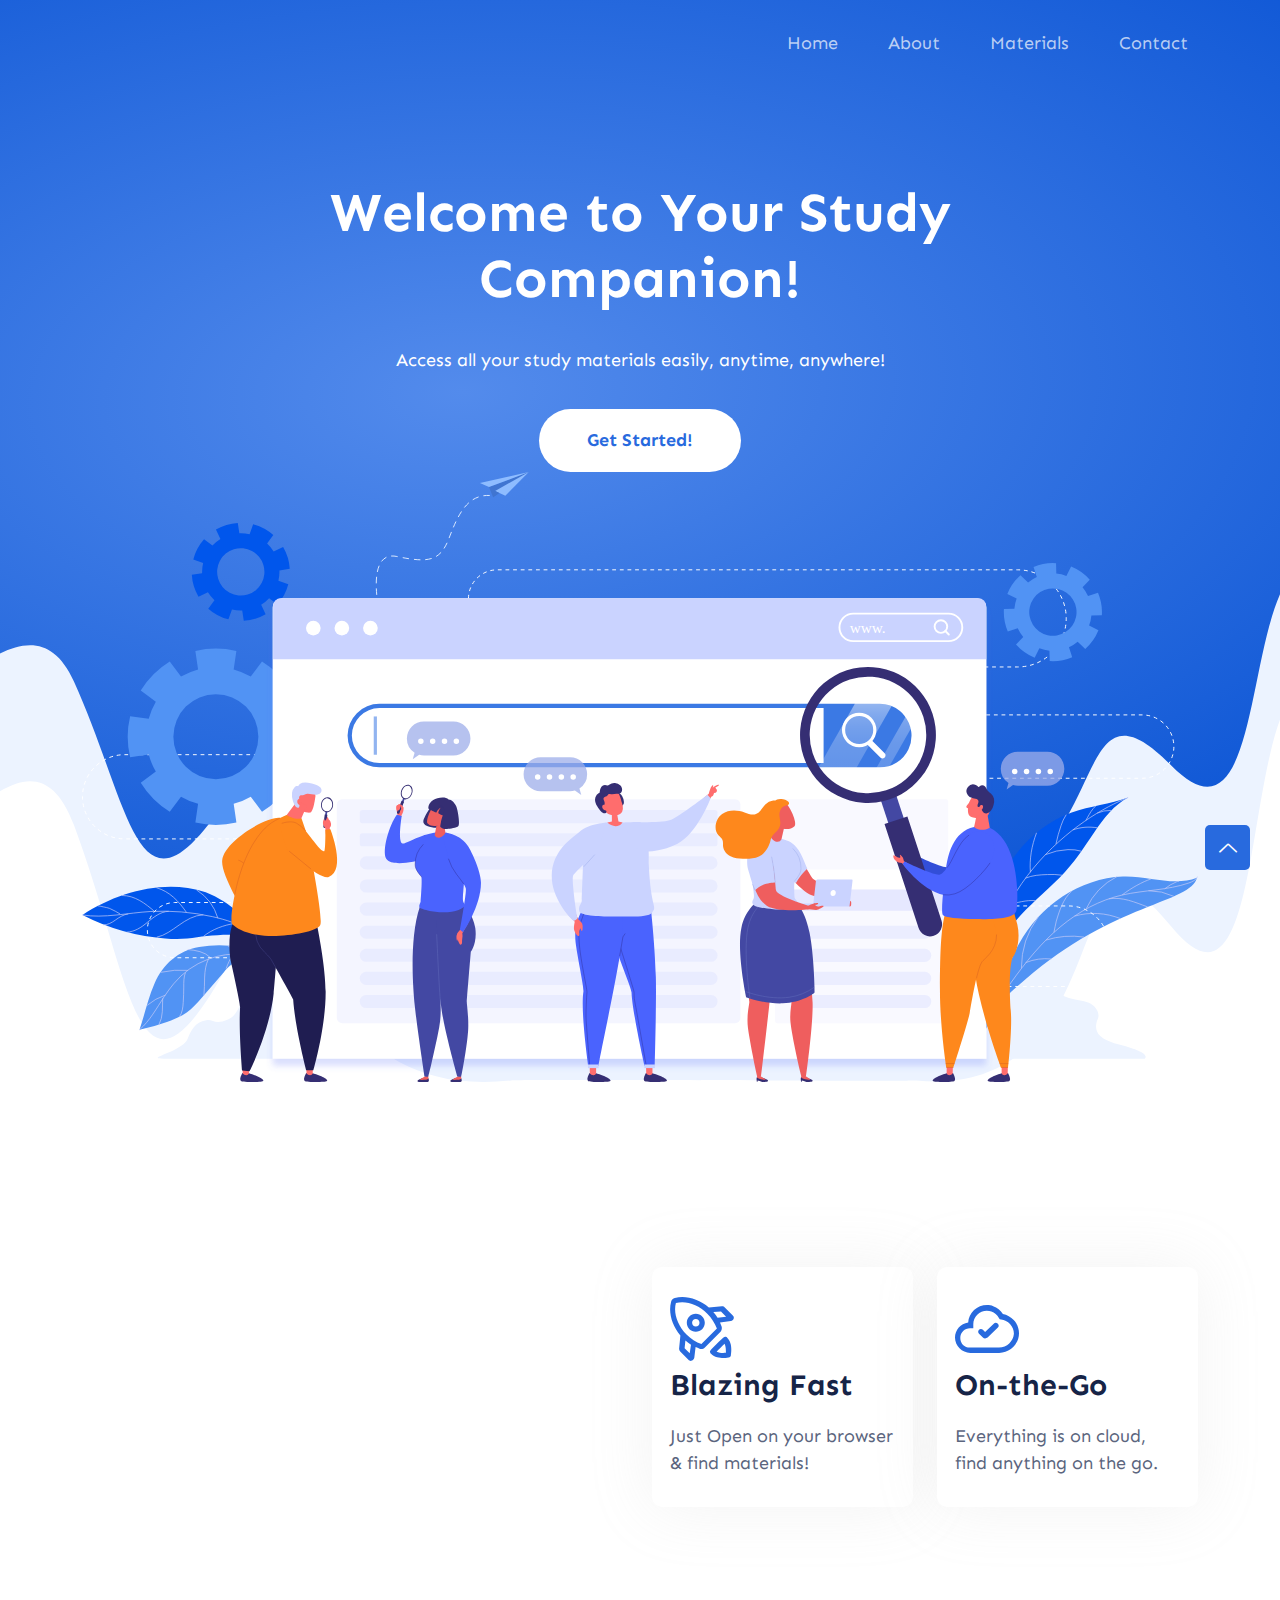
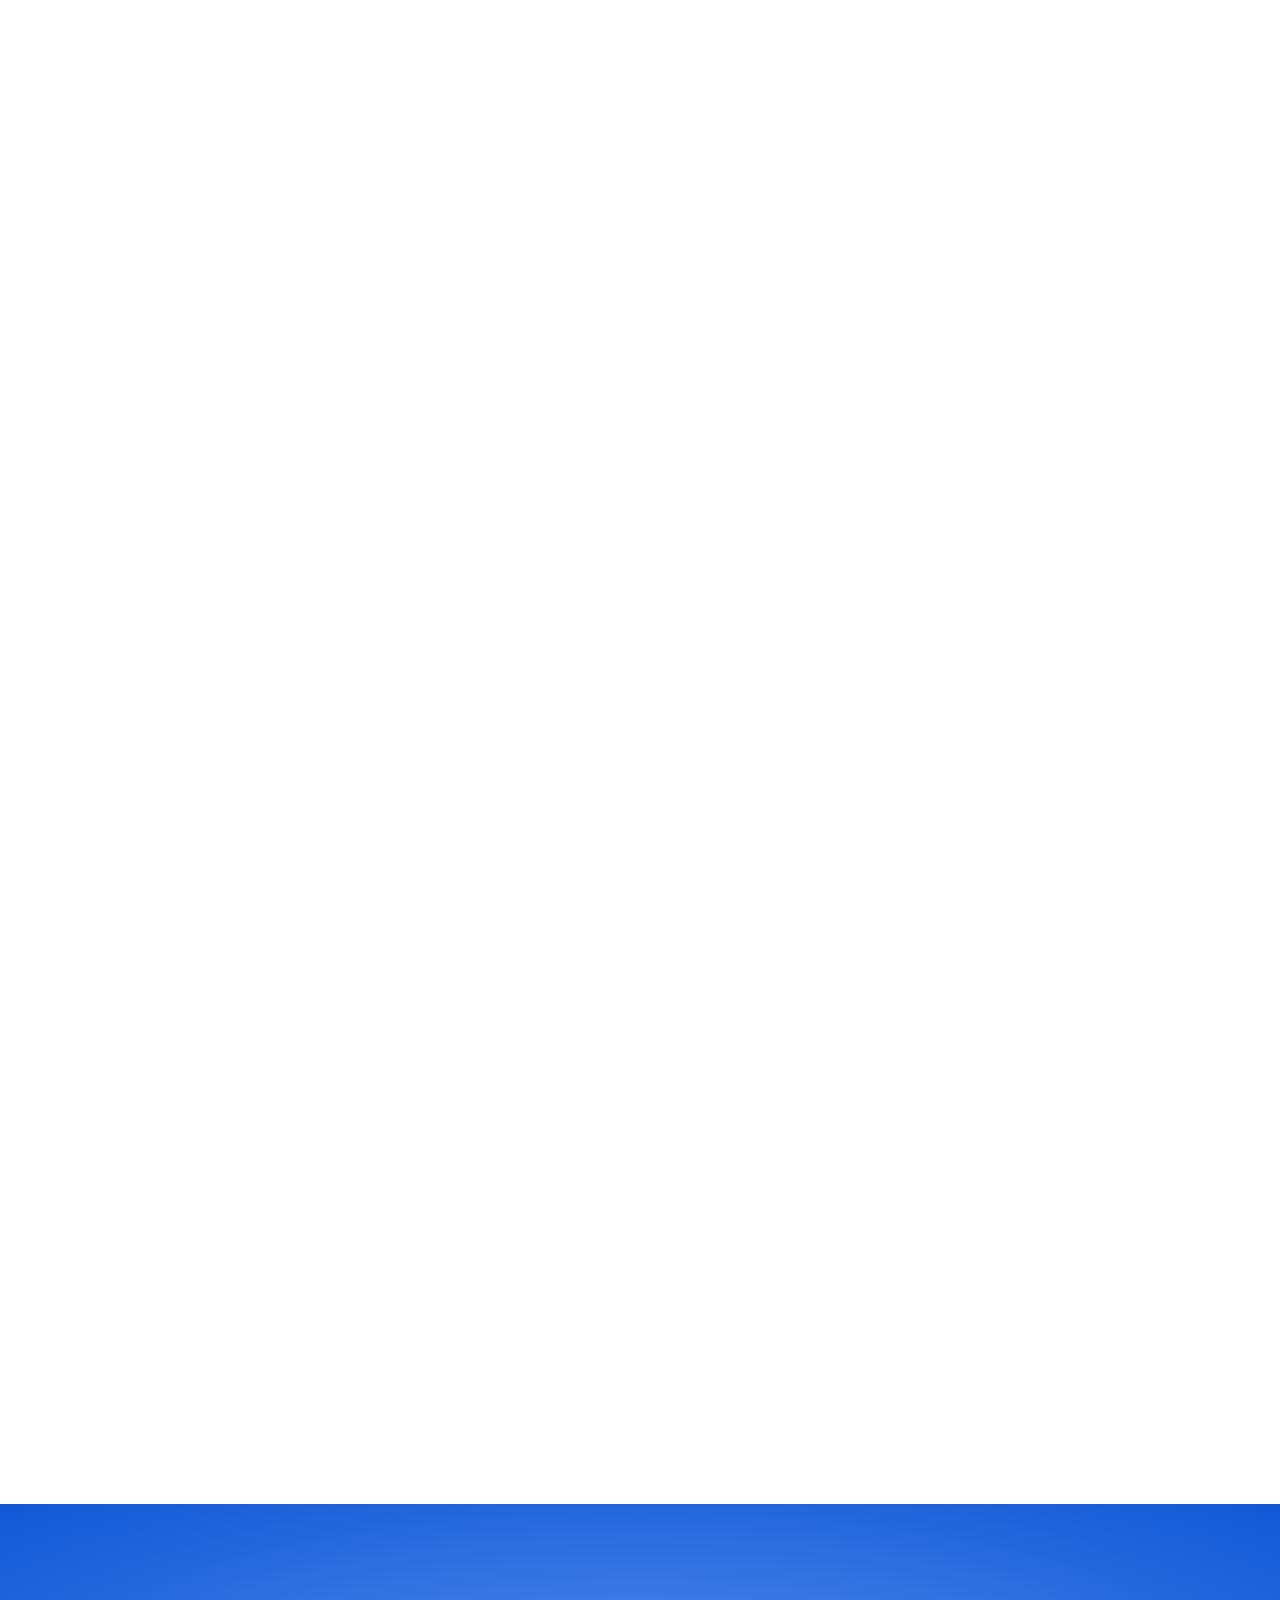
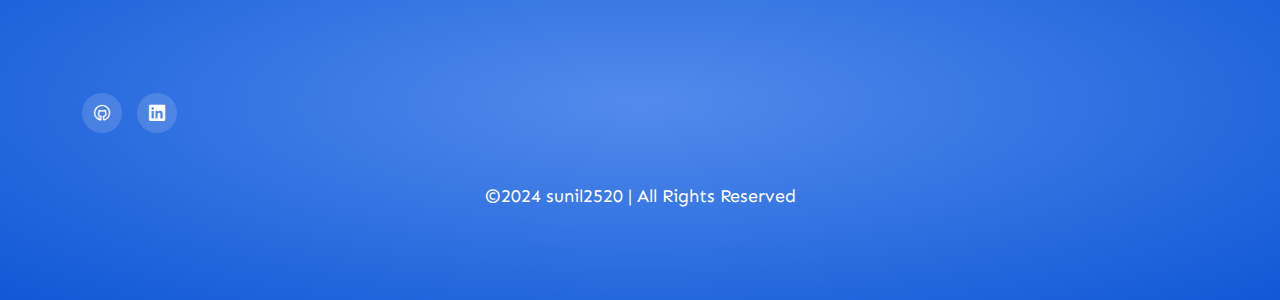
<file: index.html>
<!DOCTYPE html>
<html class="no-js" lang="">

<head>
	<meta charset="utf-8" />
	<meta http-equiv="x-ua-compatible" content="ie=edge" />
	<title>Home | Notes Management System</title>
	<meta name="description" content="" />
	<meta name="viewport" content="width=device-width, initial-scale=1" />
	<link rel="shortcut icon" type="image/x-icon" href="assets/img/fav.png" />
	<link rel="stylesheet" href="assets/css/bootstrap-5.0.0-alpha-2.min.css" />
	<link rel="stylesheet" href="assets/css/LineIcons.2.0.css" />
	<link rel="stylesheet" href="assets/css/animate.css" />
	<link rel="stylesheet" href="assets/css/main.css" />
</head>

<body>
	<div class="preloader">
		<div class="loader">
			<center><img src="assets/img/load.gif"></center>
		</div>
	</div>

	<!-- Popup starts -->
<!-- 	<div class='YT-subscribe' id='YT-btn'>
		<div class='YT-subscribe-close' onclick='document.getElementById("YT-btn").style.display="none"'>
			<svg viewBox='0 0 512 512' xmlns='http://www.w3.org/2000/svg'>
				<path
					d='M278.6 256l68.2-68.2c6.2-6.2 6.2-16.4 0-22.6-6.2-6.2-16.4-6.2-22.6 0L256 233.4l-68.2-68.2c-6.2-6.2-16.4-6.2-22.6 0-3.1 3.1-4.7 7.2-4.7 11.3 0 4.1 1.6 8.2 4.7 11.3l68.2 68.2-68.2 68.2c-3.1 3.1-4.7 7.2-4.7 11.3 0 4.1 1.6 8.2 4.7 11.3 6.2 6.2 16.4 6.2 22.6 0l68.2-68.2 68.2 68.2c6.2 6.2 16.4 6.2 22.6 0 6.2-6.2 6.2-16.4 0-22.6L278.6 256z' />
			</svg>
		</div>
		<div class="modal-dialog modal-dialog-centered">
			<div class="modal-content">
				<div class="modal-header">
					<h3 class="modal-title" style="text-align: center">Hey Geeks!</h3>

				</div>
				<div class="modal-body">


					<a href="https://logwork.com/countdown-1ioj" class="countdown-timer" data-style="columns"
						data-timezone="Asia/Kolkata" data-date="2023-09-21 23:59">Domain Expires in</a>
					<p style=" text-align: justify">CSE23.XYZ has been helping you by organizing materials, videos &
						whatnot, all in one place! The <b>domain</b> for the site is going to expire on
						<b>21/09/2023</b>. Please donate <b>₹2,398.00</b> to keep it running for the next one year.
					</p>
					<center>Collected till now</center>
					<div class="progress">
						<div class="progress-bar" role="progressbar" style="width: 87%;">₹2178</div>
					</div><br>
					<marquee><b>Recent Contributors:</b> Mangadoddi Srikar Vardhan : ₹100 * Alvis Khan : ₹100 * Bhargab
						Baruah : ₹100 * Koorma Amulya : ₹100 * Abu Eleas : ₹100 * Asad Ahmed : ₹20 * Arunaditya Dasgupta
						: ₹60 * Sridarsan Sah : ₹200 * Sumon Kumar Das : ₹20 * MD Arifuzzaman : ₹300 * Nilesh Bahe : ₹10 *
						Akbor Ali : ₹100 * Abinav : ₹100 * Kishore Chakraborty : ₹100 * Pragati Kalwar : ₹50 * 
						Harsh Kumar Agarwala : ₹200 * Eshani Tikadar : ₹289 * Jugya Kamal Gogoi : ₹60 * Sadat Hossain Alphi : ₹50 
					</marquee>
				</div>
				<hr>
				<div style="text-align: center">
					<a
						href="https://docs.google.com/spreadsheets/d/14Yc06_pSpMrODvUKX68yIro9D9VHgEr4sQoSN2SiNMQ/edit?usp=sharing">
						<button type="button" class="btn btn-secondary" data-bs-dismiss="modal">See
							Contributors</button>
					</a>
					<a href="upi://pay?pa=csexyz@sbi&pn=Pro&cu=INR">
						<button type="button" class="btn btn-primary">Contribute Now!</button>
					</a>
					<br>
					<br>
				</div>
			</div>
		</div>
	</div> -->
	<!-- Popup Ends -->

	<header class="header">
		<div class="navbar-area">
			<div class="container">
				<div class="row align-items-center">
					<div class="col-lg-12">
						<nav class="navbar navbar-expand-lg">
							<!-- <a class="navbar-brand" href="index.html">
								<img src="assets/img/logo/logow.png" alt="Logo" width="80%" />
							</a> -->
							<button class="navbar-toggler" type="button" data-toggle="collapse"
								data-target="#navbarSupportedContent" aria-controls="navbarSupportedContent"
								aria-expanded="false" aria-label="Toggle navigation">
								<span class="toggler-icon"></span>
								<span class="toggler-icon"></span>
								<span class="toggler-icon"></span>
							</button>

							<div class="collapse navbar-collapse sub-menu-bar" id="navbarSupportedContent">
								<ul id="nav" class="navbar-nav ml-auto">
									<li class="nav-item">
										<a class="page-scroll" href="#">Home</a>
									</li>
									<li class="nav-item">
										<a class="page-scroll" href="#about">About</a>
									</li>
									<li class="nav-item">
										<a class="page-scroll" href="materials.html">Materials</a>
									</li>
									<!-- <li class="nav-item">
										<a class="page-scroll" href="result.html">Result</a>
									</li> -->
									<li class="nav-item">
										<a class="page-scroll" href="#contact">Contact</a>
									</li>
								</ul>
							</div>
						</nav>
					</div>
				</div>
			</div>
		</div>
	</header>

	<section id="home" class="hero-section">
		<div class="container">
			<div class="row justify-content-center">
				<div class="col-lg-8 col-xl-7">
					<div class="hero-content">
						<h1 class="wow fadeInUp" data-wow-delay=".2s">Welcome to Your Study Companion!</h1>
						<p class="wow fadeInUp" data-wow-delay=".4s">
							Access all your study materials easily, anytime, anywhere!
						</p>
						<a href="materials.html" rel="nofollow" class="main-btn btn-hover wow fadeInUp"
							data-wow-delay=".6s">Get Started!</a>
					</div>
				</div>
				<div class="col-lg-12">
					<div class="hero-img wow fadeInUp" data-wow-delay=".3s">
						<img src="assets/img/hero/hero-img.svg" alt="">
					</div>
				</div>
			</div>
		</div>
	</section>

	<section id="about" class="service-section pt-150">
		<div class="container">
			<div class="row align-items-center">
				<div class="col-xl-6 col-lg-9">
					<div class="service-content">
						<div class="section-title">
							<h1 class="mb-30 wow fadeInUp" data-wow-delay=".2s">Why Hindi Notes Hub?</h1>
							<p class="mb-40 wow fadeInUp" data-wow-delay=".4s">Hindi Notes Hub provides essential study materials and 
								resources for Hindi medium students below Class 10. The platform offers notes, previous exam papers, 
								assignments, and much more. It is a valuable tool for young learners striving to excel in their studies 
								with simplicity and ease.</p>
						</div>
					</div>
				</div>

				<div class="col-lg-12 col-xl-6">
					<div class="row">
						<div class="col-xl-6 col-md-6">
							<div class="single-service">
								<div class="icon">
									<svg width="64" height="64" viewBox="0 0 64 64" fill="none"
										xmlns="http://www.w3.org/2000/svg">
										<g id="rocket 1">
											<g id="Group">
												<path id="Vector"
													d="M62.7999 18.5L54.2999 9.99997L54 9.79997C53.5 9.29997 52.7 9.29997 51.9 9.29997L38.9 10.4C28.5 1.79997 15.4999 -1.90003 4.79995 0.999972C2.99995 1.29997 1.69995 2.79997 1.09995 4.69997C-1.80005 15.3 1.89995 28.4 10.3999 38.5L9.09995 51.8C9.09995 52.8 9.49995 53.8 10.1999 54.5L18.4 62.8C18.9 63.3 19.9999 63.9 20.7999 63.9C21.0999 63.9 21.3 63.9 21.9 63.6C22.9 62.9 23.9999 62.3 24.2999 60.7L25.6 50.1C26.9 50.6 28.3 51.3 29.6 51.7C30.3 51.9 30.7 52 31.2 52C32.5 52 33.9 51.5 34.9 50.4L50.2999 35C51.5999 33.7 52.1999 31.3 51.5999 29.4C51.0999 28.1 50.5 26.7 50 25.4L60.9 24.1C62.2 23.8 62.9999 23 63.5999 21.7C64.0999 20.7 63.8999 19.6 62.7999 18.5ZM19.7 56.3L14.5999 51.2L15.3999 43.5C17.2999 45.1 19.1 46.4 21 47.8L19.7 56.3ZM31.4 47C26.0999 45.1 20.8 41.7 16.5 37.4C7.49995 28.4 3.19995 15.9 5.89995 5.99997C16 3.39997 28.1999 7.39997 37.2999 16.7C41.5999 21 44.7 26 46.9 31.6L31.4 47ZM47.5999 20.7C46.2999 18.8 44.8999 17 43.2999 15.1L51 14.6L56.0999 19.7L47.5999 20.7Z"
													fill="#286ADE" />
												<path id="Vector_2"
													d="M56.4 40.1C55.6 39.6 54.3 39.8 53.5 40.4C52.4 41.2 47.4 46.2 46.6 47C39.7 53.9 39.7 53.9 40.2 55.5C40.3 56 40.5 56.3 41 56.8C44.5 60.3 49.5 61.1 53.5 61.1C56.4 61.1 58.6 60.6 58.8 60.6C59.9 60.3 60.7 59.5 60.9 58.5C60.9 58 63.3 46.5 57.2 40.7C56.7 40.3 56.7 40.3 56.4 40.1ZM55.9 55.8C53.2 56.1 49.5 56.1 46.6 54.7C48.7 52.3 52.4 48.9 54.6 46.7C55.9 49.4 55.9 53.1 55.9 55.8Z"
													fill="#286ADE" />
												<path id="Vector_3"
													d="M25.7999 16.7C20.6999 16.7 16.7999 20.7 16.7999 25.7C16.7999 30.7 20.7999 34.7 25.7999 34.7C30.7999 34.7 34.7999 30.7 34.7999 25.7C34.7999 20.7 30.8999 16.7 25.7999 16.7ZM25.7999 29.4C23.6999 29.4 22.0999 27.8 22.0999 25.7C22.0999 23.6 23.6999 22 25.7999 22C27.8999 22 29.4999 23.6 29.4999 25.7C29.5999 27.8 27.9999 29.4 25.7999 29.4Z"
													fill="#286ADE" />
											</g>
										</g>
									</svg>
								</div>
								<div class="content">
									<h3>Blazing Fast</h3>
									<p>Just Open on your browser & find materials!</p>
								</div>
							</div>
						</div>
						<div class="col-xl-6 col-md-6">
							<div class="single-service">
								<div class="icon">
									<svg width="64" height="64" viewBox="0 0 64 64" fill="none"
										xmlns="http://www.w3.org/2000/svg">
										<path
											d="M39 26.4L30.1 35L27.9 32.8C26.8 31.7 25.1 31.7 24 32.8C22.9 33.9 22.9 35.6 24 36.7L27.9 40.6C28.5 41.2 29.3 41.4 30.1 41.4C30.9 41.4 31.8 41.1 32.6 40.6L42.9 30.6C44 29.5 44 27.8 42.9 26.7C41.7 25.6 40.1 25.3 39 26.4Z"
											fill="#286ADE" />
										<path
											d="M58.7 23.1C55.9 20 52 17.8 47.9 17C45.7 13.4 42.1 10.6 38.2 9.20001C36.3 8.40001 34.3 8.10001 32.1 8.10001C22.1 8.10001 13.7 15.9 13.2 25.6C5.6 26.7 0 33.1 0 40.6C0 49 7 55.9 15.3 55.9H44.2C55.1 55.9 64 47 64 36.2C64 31.4 62.1 26.7 58.7 23.1ZM44 50.6H15C9.4 50.6 5.3 46.4 5.3 40.9C5.3 35.4 9.8 31.2 15 31.2H18.3V27.3C18.3 19.8 24.4 13.7 31.9 13.7C33.6 13.7 35 14 36.4 14.5C39.5 15.6 42.2 17.8 43.9 20.9L44.7 22.3L46.1 22.6C49.4 22.9 52.8 24.5 55 27.1C57.5 29.9 58.9 33.2 58.9 36.8C58.4 44.2 52 50.6 44 50.6Z"
											fill="#286ADE" />
									</svg>
								</div>
								<div class="content">
									<h3>On-the-Go</h3>
									<p>Everything is on cloud, find anything on the go.</p>
								</div>
							</div>
						</div>
					</div>
				</div>
			</div>

		</div>
	</section>

	<section class="about-section pt-150">
		<div class="container">
			<div class="row">
				<div class="col-lg-6">
					<div class="about-img wow fadeInUp" data-wow-delay=".3s">
						<img src="assets/img/about/about-img.svg" alt="">
					</div>
				</div>
				<div class="col-lg-6">
					<div class="about-content">
						<div class="section-title">
							<h1 class="wow fadeInUp" data-wow-delay=".2s">Perks of using Hindi Notes Hub</h1>
							<p class="wow fadeInUp" data-wow-delay=".4s">Hindi Notes Hub takes the stress out of organizing study 
								materials by providing all the resources you need in one place. Designed for Hindi medium students 
								below Class 10, it offers access to up-to-date and relevant notes for all subjects. With practice tests 
								and their solutions, you can confidently prepare for your exams. Additionally, the platform includes 
								assignments and lab questions, making it a comprehensive solution for all your academic needs. 
								Simplify your studies and focus on excelling in your exams with ease!</p>
						</div>
						<!-- <div style="background-color: blueviolet; border-radius: 10px; padding: 10px 8px;">
							<table class="table table-borderless">
								<tbody align="center">
									<tr>
										<td>
											<div class="single-counter">
												<h3 id="secondo1" style="color:white" class="countup" cup-end="274"
													cup-append="K+">274K</h3>
												<h5 style="color:white">Page Views</h5>
											</div>
										</td>
										<td>
											<div class="single-counter position-relative">
												<h3 id="secondo2" style="color:white" class="countup" cup-end="26"
													cup-append="K+">26</h3>
												<h5 style="color:white">Happy Users</h5>
											</div>
										</td>
										<td>
											<div class="single-counter">
												<h3 id="secondo3" style="color:white" class="countup" cup-end="33"
													cup-append="+">42+ </h3>
												<h5 style="color:white">Donors</h5>
											</div>
											</ td>
									</tr>
								</tbody>
							</table>
						</div> -->
					</div>
				</div>
			</div>
		</div>
	</section>

	<!-- <section id="support" class="testimonial-section img-bg mt-130 pt-60 pb-60">
		<div class="container">
			<div class="row justify-content-center">
				<div class="col-lg-12">
					<div class="hero-content">
						<h1 class="wow fadeInUp" data-wow-delay=".2s">Support Now!</h1><br>
						<p class="wow fadeInUp" data-wow-delay=".4s">
							The website cse23.xyz has been helping you by organizing materials, videos & whatnot, all in
							one place!<br>
							Contribute to keep it running.
						</p></br>
						<a href="upi://pay?pa=csexyz@sbi&pn=Pro&cu=INR" rel="nofollow" class="main-btn btn-hover wow fadeInUp"
							data-wow-delay=".6s">Contribute</a>
					</div>
				</div>
			</div>
		</div>
	</section> -->

	<section id="contact" class="contact-section pt-130">
		<div class="container">
			<div class="row justify-content-center">
				<div class="col-lg-6 col-xl-5">
					<div class="section-title text-center mb-60">
						<h1 class="mb-25 wow fadeInUp" data-wow-delay=".2s">Get In Touch</h1>
						<p class="wow fadeInUp" data-wow-delay=".4s">If you have any complaints or have any questions,
							feel free to drop a mail.</p>
					</div>
				</div>
			</div>

			<div class="row">
				<div class="col-lg-7">
					<div class="contact-wrapper wow fadeInUp" data-wow-delay=".2s">
						<form action="mailto:sunielgupta2@gmail.com" method="POST" id="contact-form" class="contact-form">
							<div class="row">
								<div class="col-md-12">
									<div class="single-form">
										<textarea name="message" id="message" class="form-input" rows="15"
											placeholder="Message"></textarea>
									</div>
								</div>
								<div class="col-md-12">
									<div class="submit-btn">
										<button class="main-btn btn-hover" type="submit" value="send">Send
											Email</button>
									</div>
								</div>
							</div>
						</form>
					</div>
				</div>

				<div class="col-lg-5">
					<div class="contact-img wow fadeInUp" data-wow-delay=".3s">
						<img src="assets/img/contact/contact-img.svg" alt="">
					</div>
				</div>
			</div>
		</div>
	</section>

	<footer class="footer mt-150 pt-90">
		<div class="container">
			<div class="subscribe-wrapper">
				<div class="row justify-content-center">
					<div class="col-xl-6 col-lg-9">
						<div class="section-title text-center mb-45">
							<h1 class="mb-25 text-white wow fadeInUp" data-wow-delay=".2s">Thanks for Visiting!</h1>
							<div class="container" style="background-color: #fff; border-radius: 20px; width:200px">
								<div style="text-align:center;">
									<script type="text/javascript"
										src="https://services.webestools.com/cpt_pages_views/76514-1-7.js"></script>
								</div>
							</div>
						</div>
					</div>
				</div>
				<div class="widget-wrapper">
					<div class="row">
						<div class="col-lg-3 col-sm-6">
							<div class="footer-widget">
								<ul class="socials">
									<li>
										<a href="https://github.com/suniel2520" target="_blank"> <i
												class="lni lni-github"></i> </a>
									</li>
									<!-- <li>
										<a href="https://scholar.google.co.in/citations?user=zjaqexkAAAAJ&hl=en"
											target="_blank"> <i class="lni lni-graduation"></i></a>
									</li> -->
									<!-- <li>
										<a href="https://proadhikary.github.io" target="_blank">
											<i class="lni lni-globe"></i> </a>
									</li> -->
									<li>
										<a href="https://www.linkedin.com/in/sunil-kumar-gupta-358210213/" target="_blank"> <i
												class="lni lni-linkedin-original"></i> </a>
									</li>
								</ul>
							</div>
						</div>
						<!-- <div class="col-lg-3 col-sm-6">
							<div class="footer-widget">
								<h3 class="text-white">Explore</h3>
								<ul class="links">
									<li>
										<a href="index.html">Home </a>
									</li>
									<li>
										<a href="materials.html">Materials</a>
									</li>
									<li>
										<a href="result.html">Result</a>
									</li>
								</ul>
							</div>
						</div> -->
						<!-- <div class="col-lg-3 col-sm-6">
							<div class="footer-widget">
								<h3 class="text-white">Contribute</h3>
								<ul class="links">
									<li>
										<a
											href="https://docs.google.com/forms/d/1wReuCY1dDhbTfSggwzhZMGGoMiJDylpJW5xcLc-Ig6k/edit?usp=sharing">Feedback</a>
									</li>
									<li>
										<a
											href="https://docs.google.com/forms/d/e/1FAIpQLScl3dZosj_w0a9PayGo06GBfR6yFqwGt0GauK98ozuTCrOV4g/viewform?usp=sf_link">Upload</a>
									</li>
									<li>
										<a href="index.html#support">Support </a>
									</li>
								</ul>
							</div>
						</div> -->
						<!-- <div class="col-lg-3 col-sm-6">
							<div class="footer-widget">
								<h3 class="text-white">Links</h3>
								<ul class="links">
									<li>
										<a
											href="https://www.youtube.com/playlist?list=PL66nEBpAOIAJsILrbGIq6Dwz2h70WZ-FD">Campus</a>
									</li>
									<li>
										<a href="index.html#contact">Contact </a>
									</li>
									<li>
										<a href="https://github.com/human71/cse-materials">Others</a>
									</li>
								</ul>
							</div>
						</div> -->
						<p class="text-center pb-30" style="color: #fff">&copy;2024 sunil2520 | All Rights Reserved</p>

					</div>
				</div>
			</div>
	</footer>
	<a href="#" class="scroll-top btn-hover">
		<i class="lni lni-chevron-up"></i>
	</a>
	<script src="assets/js/bootstrap.5.0.0.alpha-2-min.js"></script>
	<script src="https://cdn.logwork.com/widget/countdown.js"></script>
	<script src="assets/js/count-up.min.js"></script>
	<script src="assets/js/wow.min.js"></script>
	<script src="assets/js/main.js"></script>
	<script async src="https://www.googletagmanager.com/gtag/js?id=G-P3GX2F6BSY"></script>
	<script>
		window.dataLayer = window.dataLayer || [];
		function gtag() { dataLayer.push(arguments); }
		gtag('js', new Date());

		gtag('config', 'G-P3GX2F6BSY');
	</script>

</body>

</html>
</file>
<file: assets/css/main.css>
/*===========================
    01.COMMON css 
===========================*/
@import url("https://fonts.googleapis.com/css2?family=Sen:wght@400;700;800&display=swap");

html {
  scroll-behavior: smooth;
}

body {
  font-family: "Sen", sans-serif;
  font-weight: normal;
  font-style: normal;
  color: #5B657E;
  overflow-x: hidden;
}


* {
  margin: 0;
  padding: 0;
  box-sizing: border-box;
}

a:focus,
input:focus,
textarea:focus,
button:focus,
.btn:focus,
.btn.focus,
.btn:not(:disabled):not(.disabled).active,
.btn:not(:disabled):not(.disabled):active {
  text-decoration: none;
  outline: none;
  box-shadow: none;
}

a:hover {
  color: #286ADE;
}

a {
  transition: all 0.3s ease-out 0s;
}

a,
a:focus,
a:hover {
  text-decoration: none;
}

i,
span,
a {
  display: inline-block;
}

audio,
canvas,
iframe,
img,
svg,
video {
  vertical-align: middle;
}

h1,
h2,
h3,
h4,
h5,
h6 {
  font-weight: 700;
  margin: 0px;
  color: #162447;
}

h1 a,
h2 a,
h3 a,
h4 a,
h5 a,
h6 a {
  color: inherit;
}

h1 {
  font-size: 45px;
}

@media (max-width: 767px) {
  h1 {
    font-size: 36px;
  }
}

@media only screen and (min-width: 480px) and (max-width: 767px) {
  h1 {
    font-size: 40px;
  }
}

h2 {
  font-size: 36px;
}

h3 {
  font-size: 30px;
}

h4 {
  font-size: 25px;
}

h5 {
  font-size: 18px;
}

h6 {
  font-size: 16px;
}

ul,
ol {
  margin: 0px;
  padding: 0px;
  list-style-type: none;
}

p {
  font-size: 18px;
  font-weight: 400;
  line-height: 27px;
  margin: 0px;
}

.img-bg {
  background-position: center center;
  background-size: cover;
  background-repeat: no-repeat;
  width: 100%;
  height: 100%;
}

.error {
  color: orangered;
}

.success {
  color: #fff;
}

/*===== All Button Style =====*/
.main-btn {
  display: inline-block;
  font-weight: 700;
  text-align: center;
  white-space: nowrap;
  vertical-align: middle;
  user-select: none;
  padding: 18px 48px;
  font-size: 18px;
  border-radius: 50px;
  color: #fff;
  cursor: pointer;
  z-index: 5;
  transition: all .4s ease-in-out;
  border: none;
  background: #286ADE;
  overflow: hidden;
}

.main-btn:hover {
  color: #fff;
}

.border-btn {
  border: 2px solid #286ADE;
  color: #286ADE;
  background: transparent;
}

.border-btn:hover {
  color: #286ADE;
}

.border-btn.btn-hover::after {
  background: rgba(40, 106, 222, 0.25);
}

.btn-hover {
  position: relative;
  overflow: hidden;
}

.btn-hover::after {
  content: '';
  position: absolute;
  width: 0%;
  height: 0%;
  border-radius: 50%;
  background: rgba(0, 0, 0, 0.05);
  top: 50%;
  left: 50%;
  padding: 50%;
  z-index: -1;
  transition: all 0.3s ease-out 0s;
  transform: translate3d(-50%, -50%, 0) scale(0);
}

.btn-hover:hover::after {
  transform: translate3d(-50%, -50%, 0) scale(1.3);
}

.scroll-top {
  width: 45px;
  height: 45px;
  background: #286ADE;
  display: flex;
  justify-content: center;
  align-items: center;
  font-size: 18px;
  color: #fff;
  border-radius: 5px;
  position: fixed;
  bottom: 30px;
  right: 30px;
  z-index: 9;
  cursor: pointer;
  transition: all 0.3s ease-out 0s;
}

.scroll-top:hover {
  color: #fff;
  background: rgba(40, 106, 222, 0.8);
}

@keyframes animation1 {
  0% {
    transform: translateY(30px);
  }

  50% {
    transform: translateY(-30px);
  }

  100% {
    transform: translateY(30px);
  }
}


/*===== All Preloader Style =====*/
.preloader {
  /* Body Overlay */
  position: fixed;
  top: 0;
  left: 0;
  display: table;
  height: 100%;
  width: 100%;
  /* Change Background Color */
  background: #fff;
  z-index: 99999;
}

.preloader .loader {
  display: table-cell;
  vertical-align: middle;
  text-align: center;
}

.preloader .loader .ytp-spinner {
  position: absolute;
  left: 50%;
  top: 50%;
  width: 64px;
  margin-left: -32px;
  z-index: 18;
  pointer-events: none;
}

.preloader .loader .ytp-spinner .ytp-spinner-container {
  pointer-events: none;
  position: absolute;
  width: 100%;
  padding-bottom: 100%;
  top: 50%;
  left: 50%;
  margin-top: -50%;
  margin-left: -50%;
  animation: ytp-spinner-linspin 1568.2353ms linear infinite;
}

.preloader .loader .ytp-spinner .ytp-spinner-container .ytp-spinner-rotator {
  position: absolute;
  width: 100%;
  height: 100%;
  animation: ytp-spinner-easespin 5332ms cubic-bezier(0.4, 0, 0.2, 1) infinite both;
}

.preloader .loader .ytp-spinner .ytp-spinner-container .ytp-spinner-rotator .ytp-spinner-left {
  position: absolute;
  top: 0;
  left: 0;
  bottom: 0;
  overflow: hidden;
  right: 50%;
}

.preloader .loader .ytp-spinner .ytp-spinner-container .ytp-spinner-rotator .ytp-spinner-right {
  position: absolute;
  top: 0;
  right: 0;
  bottom: 0;
  overflow: hidden;
  left: 50%;
}

.preloader .loader .ytp-spinner-circle {
  box-sizing: border-box;
  position: absolute;
  width: 200%;
  height: 100%;
  border-style: solid;
  /* Spinner Color */
  border-color: #286ADE #286ADE #ddd;
  border-radius: 50%;
  border-width: 6px;
}

.preloader .loader .ytp-spinner-left .ytp-spinner-circle {
  left: 0;
  right: -100%;
  border-right-color: #ddd;
  animation: ytp-spinner-left-spin 1333ms cubic-bezier(0.4, 0, 0.2, 1) infinite both;
}

.preloader .loader .ytp-spinner-right .ytp-spinner-circle {
  left: -100%;
  right: 0;
  border-left-color: #ddd;
  animation: ytp-right-spin 1333ms cubic-bezier(0.4, 0, 0.2, 1) infinite both;
}

/* Preloader Animations */

@keyframes ytp-spinner-linspin {
  to {
    transform: rotate(360deg);
  }
}

@keyframes ytp-spinner-easespin {
  12.5% {
    transform: rotate(135deg);
  }

  25% {
    transform: rotate(270deg);
  }

  37.5% {
    transform: rotate(405deg);
  }

  50% {
    transform: rotate(540deg);
  }

  62.5% {
    transform: rotate(675deg);
  }

  75% {
    transform: rotate(810deg);
  }

  87.5% {
    transform: rotate(945deg);
  }

  to {
    transform: rotate(1080deg);
  }
}

@keyframes ytp-spinner-left-spin {
  0% {
    transform: rotate(130deg);
  }

  50% {
    transform: rotate(-5deg);
  }

  to {
    transform: rotate(130deg);
  }
}

@keyframes ytp-right-spin {
  0% {
    transform: rotate(-130deg);
  }

  50% {
    transform: rotate(5deg);
  }

  to {
    transform: rotate(-130deg);
  }
}

.mt-5 {
  margin-top: 5px;
}

.mt-10 {
  margin-top: 10px;
}

.mt-15 {
  margin-top: 15px;
}

.mt-20 {
  margin-top: 20px;
}

.mt-25 {
  margin-top: 25px;
}

.mt-30 {
  margin-top: 30px;
}

.mt-35 {
  margin-top: 35px;
}

.mt-40 {
  margin-top: 40px;
}

.mt-45 {
  margin-top: 45px;
}

.mt-50 {
  margin-top: 50px;
}

.mt-55 {
  margin-top: 55px;
}

.mt-60 {
  margin-top: 60px;
}

.mt-65 {
  margin-top: 65px;
}

.mt-70 {
  margin-top: 70px;
}

.mt-75 {
  margin-top: 75px;
}

.mt-80 {
  margin-top: 80px;
}

.mt-85 {
  margin-top: 85px;
}

.mt-90 {
  margin-top: 90px;
}

.mt-95 {
  margin-top: 95px;
}

.mt-100 {
  margin-top: 100px;
}

.mt-105 {
  margin-top: 105px;
}

.mt-110 {
  margin-top: 110px;
}

.mt-115 {
  margin-top: 115px;
}

.mt-120 {
  margin-top: 120px;
}

.mt-125 {
  margin-top: 125px;
}

.mt-130 {
  margin-top: 130px;
}

.mt-135 {
  margin-top: 135px;
}

.mt-140 {
  margin-top: 140px;
}

.mt-145 {
  margin-top: 145px;
}

.mt-150 {
  margin-top: 150px;
}

.mt-155 {
  margin-top: 155px;
}

.mt-160 {
  margin-top: 160px;
}

.mt-165 {
  margin-top: 165px;
}

.mt-170 {
  margin-top: 170px;
}

.mt-175 {
  margin-top: 175px;
}

.mt-180 {
  margin-top: 180px;
}

.mt-185 {
  margin-top: 185px;
}

.mt-190 {
  margin-top: 190px;
}

.mt-195 {
  margin-top: 195px;
}

.mt-200 {
  margin-top: 200px;
}

.mt-205 {
  margin-top: 205px;
}

.mt-210 {
  margin-top: 210px;
}

.mt-215 {
  margin-top: 215px;
}

.mt-220 {
  margin-top: 220px;
}

.mt-225 {
  margin-top: 225px;
}

.mb-5 {
  margin-bottom: 5px;
}

.mb-10 {
  margin-bottom: 10px;
}

.mb-15 {
  margin-bottom: 15px;
}

.mb-20 {
  margin-bottom: 20px;
}

.mb-25 {
  margin-bottom: 25px;
}

.mb-30 {
  margin-bottom: 30px;
}

.mb-35 {
  margin-bottom: 35px;
}

.mb-40 {
  margin-bottom: 40px;
}

.mb-45 {
  margin-bottom: 45px;
}

.mb-50 {
  margin-bottom: 50px;
}

.mb-55 {
  margin-bottom: 55px;
}

.mb-60 {
  margin-bottom: 60px;
}

.mb-65 {
  margin-bottom: 65px;
}

.mb-70 {
  margin-bottom: 70px;
}

.mb-75 {
  margin-bottom: 75px;
}

.mb-80 {
  margin-bottom: 80px;
}

.mb-85 {
  margin-bottom: 85px;
}

.mb-90 {
  margin-bottom: 90px;
}

.mb-95 {
  margin-bottom: 95px;
}

.mb-100 {
  margin-bottom: 100px;
}

.mb-105 {
  margin-bottom: 105px;
}

.mb-110 {
  margin-bottom: 110px;
}

.mb-115 {
  margin-bottom: 115px;
}

.mb-120 {
  margin-bottom: 120px;
}

.mb-125 {
  margin-bottom: 125px;
}

.mb-130 {
  margin-bottom: 130px;
}

.mb-135 {
  margin-bottom: 135px;
}

.mb-140 {
  margin-bottom: 140px;
}

.mb-145 {
  margin-bottom: 145px;
}

.mb-150 {
  margin-bottom: 150px;
}

.mb-155 {
  margin-bottom: 155px;
}

.mb-160 {
  margin-bottom: 160px;
}

.mb-165 {
  margin-bottom: 165px;
}

.mb-170 {
  margin-bottom: 170px;
}

.mb-175 {
  margin-bottom: 175px;
}

.mb-180 {
  margin-bottom: 180px;
}

.mb-185 {
  margin-bottom: 185px;
}

.mb-190 {
  margin-bottom: 190px;
}

.mb-195 {
  margin-bottom: 195px;
}

.mb-200 {
  margin-bottom: 200px;
}

.mb-205 {
  margin-bottom: 205px;
}

.mb-210 {
  margin-bottom: 210px;
}

.mb-215 {
  margin-bottom: 215px;
}

.mb-220 {
  margin-bottom: 220px;
}

.mb-225 {
  margin-bottom: 225px;
}

.pt-5 {
  padding-top: 5px;
}

.pt-10 {
  padding-top: 10px;
}

.pt-15 {
  padding-top: 15px;
}

.pt-20 {
  padding-top: 20px;
}

.pt-25 {
  padding-top: 25px;
}

.pt-30 {
  padding-top: 30px;
}

.pt-35 {
  padding-top: 35px;
}

.pt-40 {
  padding-top: 40px;
}

.pt-45 {
  padding-top: 45px;
}

.pt-50 {
  padding-top: 50px;
}

.pt-55 {
  padding-top: 55px;
}

.pt-60 {
  padding-top: 60px;
}

.pt-65 {
  padding-top: 65px;
}

.pt-70 {
  padding-top: 70px;
}

.pt-75 {
  padding-top: 75px;
}

.pt-80 {
  padding-top: 80px;
}

.pt-85 {
  padding-top: 85px;
}

.pt-90 {
  padding-top: 90px;
}

.pt-95 {
  padding-top: 95px;
}

.pt-100 {
  padding-top: 100px;
}

.pt-105 {
  padding-top: 105px;
}

.pt-110 {
  padding-top: 110px;
}

.pt-115 {
  padding-top: 115px;
}

.pt-120 {
  padding-top: 120px;
}

.pt-125 {
  padding-top: 125px;
}

.pt-130 {
  padding-top: 130px;
}

.pt-135 {
  padding-top: 135px;
}

.pt-140 {
  padding-top: 140px;
}

.pt-145 {
  padding-top: 145px;
}

.pt-150 {
  padding-top: 150px;
}

.pt-155 {
  padding-top: 155px;
}

.pt-160 {
  padding-top: 160px;
}

.pt-165 {
  padding-top: 165px;
}

.pt-170 {
  padding-top: 170px;
}

.pt-175 {
  padding-top: 175px;
}

.pt-180 {
  padding-top: 180px;
}

.pt-185 {
  padding-top: 185px;
}

.pt-190 {
  padding-top: 190px;
}

.pt-195 {
  padding-top: 195px;
}

.pt-200 {
  padding-top: 200px;
}

.pt-205 {
  padding-top: 205px;
}

.pt-210 {
  padding-top: 210px;
}

.pt-215 {
  padding-top: 215px;
}

.pt-220 {
  padding-top: 220px;
}

.pt-225 {
  padding-top: 225px;
}

.pb-5 {
  padding-bottom: 5px;
}

.pb-10 {
  padding-bottom: 10px;
}

.pb-15 {
  padding-bottom: 15px;
}

.pb-20 {
  padding-bottom: 20px;
}

.pb-25 {
  padding-bottom: 25px;
}

.pb-30 {
  padding-bottom: 30px;
}

.pb-35 {
  padding-bottom: 35px;
}

.pb-40 {
  padding-bottom: 40px;
}

.pb-45 {
  padding-bottom: 45px;
}

.pb-50 {
  padding-bottom: 50px;
}

.pb-55 {
  padding-bottom: 55px;
}

.pb-60 {
  padding-bottom: 60px;
}

.pb-65 {
  padding-bottom: 65px;
}

.pb-70 {
  padding-bottom: 70px;
}

.pb-75 {
  padding-bottom: 75px;
}

.pb-80 {
  padding-bottom: 80px;
}

.pb-85 {
  padding-bottom: 85px;
}

.pb-90 {
  padding-bottom: 90px;
}

.pb-95 {
  padding-bottom: 95px;
}

.pb-100 {
  padding-bottom: 100px;
}

.pb-105 {
  padding-bottom: 105px;
}

.pb-110 {
  padding-bottom: 110px;
}

.pb-115 {
  padding-bottom: 115px;
}

.pb-120 {
  padding-bottom: 120px;
}

.pb-125 {
  padding-bottom: 125px;
}

.pb-130 {
  padding-bottom: 130px;
}

.pb-135 {
  padding-bottom: 135px;
}

.pb-140 {
  padding-bottom: 140px;
}

.pb-145 {
  padding-bottom: 145px;
}

.pb-150 {
  padding-bottom: 150px;
}

.pb-155 {
  padding-bottom: 155px;
}

.pb-160 {
  padding-bottom: 160px;
}

.pb-165 {
  padding-bottom: 165px;
}

.pb-170 {
  padding-bottom: 170px;
}

.pb-175 {
  padding-bottom: 175px;
}

.pb-180 {
  padding-bottom: 180px;
}

.pb-185 {
  padding-bottom: 185px;
}

.pb-190 {
  padding-bottom: 190px;
}

.pb-195 {
  padding-bottom: 195px;
}

.pb-200 {
  padding-bottom: 200px;
}

.pb-205 {
  padding-bottom: 205px;
}

.pb-210 {
  padding-bottom: 210px;
}

.pb-215 {
  padding-bottom: 215px;
}

.pb-220 {
  padding-bottom: 220px;
}

.pb-225 {
  padding-bottom: 225px;
}

/*===========================
    02.HEADER css 
===========================*/
/*===== NAVBAR =====*/
.navbar-area {
  position: absolute;
  top: 0;
  left: 0;
  width: 100%;
  z-index: 99;
  transition: all 0.3s ease-out 0s;
}

.sticky {
  position: fixed;
  z-index: 99;
  background-color: #fff;
  box-shadow: 0px 20px 50px 0px rgba(0, 0, 0, 0.05);
  transition: all 0.3s ease-out 0s;
}

.sticky .navbar {
  padding: 10px 0;
}

@media only screen and (min-width: 768px) and (max-width: 991px) {
  .sticky .navbar {
    padding: 10px 0;
  }
}

@media (max-width: 767px) {
  .sticky .navbar {
    padding: 10px 0;
  }
}

.sticky .navbar .navbar-nav .nav-item a {
  color: #162447;
}

.sticky .navbar .navbar-nav .nav-item a:hover {
  color: #286ADE;
}

.sticky .navbar .navbar-nav .nav-item a::before {
  background: rgba(40, 106, 222, 0.05);
}

.sticky .navbar .navbar-toggler .toggler-icon {
  background: #162447;
}

.navbar {
  padding: 0;
  border-radius: 5px;
  position: relative;
  transition: all 0.3s ease-out 0s;
  padding: 20px 0;
}

@media only screen and (min-width: 768px) and (max-width: 991px) {
  .navbar {
    padding: 17px 0;
  }
}

@media (max-width: 767px) {
  .navbar {
    padding: 17px 0;
  }
}

.navbar-brand {
  padding: 0;
}

.navbar-brand img {
  max-width: 180px;
}

.navbar-toggler {
  padding: 0;
}

.navbar-toggler:focus {
  outline: none;
  box-shadow: none;
}

.navbar-toggler .toggler-icon {
  width: 30px;
  height: 2px;
  background-color: #fff;
  display: block;
  margin: 5px 0;
  position: relative;
  transition: all 0.3s ease-out 0s;
}

.navbar-toggler.active .toggler-icon:nth-of-type(1) {
  transform: rotate(45deg);
  top: 7px;
}

.navbar-toggler.active .toggler-icon:nth-of-type(2) {
  opacity: 0;
}

.navbar-toggler.active .toggler-icon:nth-of-type(3) {
  transform: rotate(135deg);
  top: -7px;
}

@media only screen and (min-width: 768px) and (max-width: 991px) {
  .navbar-collapse {
    position: absolute;
    top: 100%;
    left: 0;
    width: 100%;
    background-color: #fff;
    z-index: 9;
    box-shadow: 0px 15px 20px 0px rgba(0, 0, 0, 0.1);
    padding: 5px 12px;
  }
}

@media (max-width: 767px) {
  .navbar-collapse {
    position: absolute;
    top: 100%;
    left: 0;
    width: 100%;
    background-color: #fff;
    z-index: 9;
    box-shadow: 0px 15px 20px 0px rgba(22, 36, 71, 0.1);
    padding: 5px 12px;
  }
}

.navbar-nav .nav-item {
  position: relative;
  margin-left: 30px;
}

.navbar-nav .nav-item a {
  font-size: 18px;
  font-weight: 400;
  color: rgba(255, 255, 255, 0.7);
  transition: all 0.3s ease-out 0s;
  padding: 10px;
  position: relative;
}

@media only screen and (min-width: 768px) and (max-width: 991px) {
  .navbar-nav .nav-item a {
    display: inline-block;
    padding: 6px 10px;
    color: #5B657E;
  }
}

@media (max-width: 767px) {
  .navbar-nav .nav-item a {
    display: inline-block;
    padding: 6px 10px;
    color: #5B657E;
  }
}

.navbar-nav .nav-item a::before {
  content: '';
  width: 100%;
  height: 0px;
  border-radius: 0 0 50px 50px;
  background: rgba(255, 255, 255, 0.05);
  position: absolute;
  top: -23px;
  left: 0;
  transition: all 0.3s ease-out 0s;
  z-index: -1;
}

@media only screen and (min-width: 768px) and (max-width: 991px) {
  .navbar-nav .nav-item a::before {
    top: 0;
    left: 0;
    height: 100%;
    width: 0;
    border-radius: 0;
    background: rgba(40, 106, 222, 0.05);
  }
}

@media (max-width: 767px) {
  .navbar-nav .nav-item a::before {
    top: 0;
    left: 0;
    height: 100%;
    width: 0;
    border-radius: 0;
    background: rgba(40, 106, 222, 0.05);
  }
}

.navbar-nav .nav-item a:hover,
.navbar-nav .nav-item a.active {
  color: #fff;
}

@media only screen and (min-width: 768px) and (max-width: 991px) {

  .navbar-nav .nav-item a:hover,
  .navbar-nav .nav-item a.active {
    color: #286ADE;
  }
}

@media (max-width: 767px) {

  .navbar-nav .nav-item a:hover,
  .navbar-nav .nav-item a.active {
    color: #286ADE;
  }
}

.navbar-nav .nav-item a:hover::before,
.navbar-nav .nav-item a.active::before {
  height: 75px;
}

@media only screen and (min-width: 768px) and (max-width: 991px) {

  .navbar-nav .nav-item a:hover::before,
  .navbar-nav .nav-item a.active::before {
    top: 0;
    left: 0;
    width: 100%;
    height: 100%;
  }
}

@media (max-width: 767px) {

  .navbar-nav .nav-item a:hover::before,
  .navbar-nav .nav-item a.active::before {
    top: 0;
    left: 0;
    width: 100%;
    height: 100%;
  }
}

.navbar-nav .nav-item:hover .sub-menu {
  top: 100%;
  opacity: 1;
  visibility: visible;
}

@media only screen and (min-width: 768px) and (max-width: 991px) {
  .navbar-nav .nav-item:hover .sub-menu {
    top: 0;
  }
}

@media (max-width: 767px) {
  .navbar-nav .nav-item:hover .sub-menu {
    top: 0;
  }
}

.navbar-nav .nav-item .sub-menu {
  width: 200px;
  background-color: #fff;
  box-shadow: 0px 0px 20px 0px rgba(0, 0, 0, 0.1);
  position: absolute;
  top: 110%;
  left: 0;
  opacity: 0;
  visibility: hidden;
  transition: all 0.3s ease-out 0s;
}

@media only screen and (min-width: 768px) and (max-width: 991px) {
  .navbar-nav .nav-item .sub-menu {
    position: relative;
    width: 100%;
    top: 0;
    display: none;
    opacity: 1;
    visibility: visible;
  }
}

@media (max-width: 767px) {
  .navbar-nav .nav-item .sub-menu {
    position: relative;
    width: 100%;
    top: 0;
    display: none;
    opacity: 1;
    visibility: visible;
  }
}

.navbar-nav .nav-item .sub-menu li {
  display: block;
}

.navbar-nav .nav-item .sub-menu li a {
  display: block;
  padding: 8px 20px;
  color: #222;
}

.navbar-nav .nav-item .sub-menu li a.active,
.navbar-nav .nav-item .sub-menu li a:hover {
  padding-left: 25px;
  color: #286ADE;
}

.navbar-nav .sub-nav-toggler {
  display: none;
}

@media only screen and (min-width: 768px) and (max-width: 991px) {
  .navbar-nav .sub-nav-toggler {
    display: block;
    position: absolute;
    right: 0;
    top: 0;
    background: none;
    color: #222;
    font-size: 18px;
    border: 0;
    width: 30px;
    height: 30px;
  }
}

@media (max-width: 767px) {
  .navbar-nav .sub-nav-toggler {
    display: block;
    position: absolute;
    right: 0;
    top: 0;
    background: none;
    color: #222;
    font-size: 18px;
    border: 0;
    width: 30px;
    height: 30px;
  }
}

.navbar-nav .sub-nav-toggler span {
  width: 8px;
  height: 8px;
  border-left: 1px solid #222;
  border-bottom: 1px solid #222;
  transform: rotate(-45deg);
  position: relative;
  top: -5px;
}

.hero-section {
  background-image: url("../img/hero/hero-bg.svg");
  background-position: bottom center;
  background-repeat: no-repeat;
  background-size: cover;
}

.mat-section {
  background-image: url("../img/hero/wav.svg");
  background-position: bottom center;
  background-repeat: no-repeat;
  background-size: cover;
}

.hero-section .hero-content {
  text-align: center;
  margin-top: 180px;
}

.hero-section .hero-content h1 {
  font-size: 60px;
  margin-bottom: 35px;
  color: #fff;
}

@media only screen and (min-width: 1200px) and (max-width: 1399px) {
  .hero-section .hero-content h1 {
    font-size: 55px;
  }
}

@media only screen and (min-width: 992px) and (max-width: 1199px) {
  .hero-section .hero-content h1 {
    font-size: 48px;
  }
}

@media (max-width: 767px) {
  .hero-section .hero-content h1 {
    font-size: 40px;
  }
}

@media only screen and (min-width: 480px) and (max-width: 767px) {
  .hero-section .hero-content h1 {
    font-size: 45px;
  }
}

.hero-section .hero-content p {
  color: #fff;
  margin-bottom: 35px;
}

.hero-section .hero-content a.main-btn {
  background: #fff;
  color: #286ADE;
}

.hero-section .hero-img img {
  width: 100%;
}

.service-section .service-content {
  margin-right: 70px;
}

@media only screen and (min-width: 992px) and (max-width: 1199px) {
  .service-section .service-content {
    margin-bottom: 50px;
    margin-right: 0;
  }
}

@media only screen and (min-width: 768px) and (max-width: 991px) {
  .service-section .service-content {
    margin-bottom: 50px;
    margin-right: 0;
  }
}

@media (max-width: 767px) {
  .service-section .service-content {
    margin-bottom: 50px;
    margin-right: 0;
  }
}

.service-section .single-service {
  margin-bottom: 30px;
  padding: 45px 30px;
  border-radius: 10px;
  background: #fff;
  transition: all 0.3s ease-out 0s;
  box-shadow: 0px 0px 64px rgba(181, 181, 181, 0.16);
  transition: all .3s;
}

@media only screen and (min-width: 1200px) and (max-width: 1399px) {
  .service-section .single-service {
    padding: 30px 18px;
  }
}

/* .service-section .single-service:hover {
  background: radial-gradient(60% 70% at 15% 25%, #538bec 0%, #1058d6 100%) no-repeat 0% 50%/100% 100%;
} */

/* .service-section .single-service:hover .icon svg path {
  fill: #fff;
}

.service-section .single-service:hover .content h3, .service-section .single-service:hover .content p {
  color: #fff;
} */

.service-section .single-service .icon {
  margin-bottom: 25px;
  width: 45px;
  height: 45px;
  font-size: 40px;
  line-height: 1;
  color: #286ADE;
}

.service-section .single-service .content h3 {
  margin-bottom: 20px;
}

.about-section .about-img img {
  width: 100%;
}

.about-section .about-content {
  padding-left: 75px;
}

@media only screen and (min-width: 1200px) and (max-width: 1399px) {
  .about-section .about-content {
    padding-left: 50px;
  }
}

@media only screen and (min-width: 768px) and (max-width: 991px) {
  .about-section .about-content {
    padding-left: 0;
    margin-top: 50px;
  }
}

@media (max-width: 767px) {
  .about-section .about-content {
    padding-left: 0;
    margin-top: 50px;
  }
}

@media only screen and (min-width: 992px) and (max-width: 1199px) {
  .about-section .about-content {
    padding-left: 0;
  }
}

.about-section .about-content .section-title h1 {
  margin-bottom: 35px;
}

.about-section .about-content .section-title p {
  margin-bottom: 40px;
}

.about-section .about-content .counter-up {
  background: radial-gradient(#538bec 0%, #1058d6 100%);
  border-radius: 5px;
  display: flex;
  align-items: center;
  justify-content: space-around;
  flex-wrap: wrap;
}

.about-section .about-content .counter-up .single-counter {
  padding: 20px 0;
  margin: 0 15px;
}

.about-section .about-content .counter-up .single-counter::before,
.about-section .about-content .counter-up .single-counter::after {
  content: '';
  position: absolute;
  width: 2px;
  height: calc(100% - 40px);
  background: #fff;
  top: 20px;
  border-radius: 5px;
}

@media only screen and (min-width: 1200px) and (max-width: 1399px) {

  .about-section .about-content .counter-up .single-counter::before,
  .about-section .about-content .counter-up .single-counter::after {
    opacity: 0;
  }
}

@media only screen and (min-width: 992px) and (max-width: 1199px) {

  .about-section .about-content .counter-up .single-counter::before,
  .about-section .about-content .counter-up .single-counter::after {
    opacity: 0;
  }
}

@media (max-width: 767px) {

  .about-section .about-content .counter-up .single-counter::before,
  .about-section .about-content .counter-up .single-counter::after {
    opacity: 0;
  }
}

.about-section .about-content .counter-up .single-counter::before {
  left: -30%;
}

@media only screen and (min-width: 768px) and (max-width: 991px) {
  .about-section .about-content .counter-up .single-counter::before {
    left: -40%;
  }
}

.about-section .about-content .counter-up .single-counter::after {
  right: -30%;
}

@media only screen and (min-width: 768px) and (max-width: 991px) {
  .about-section .about-content .counter-up .single-counter::after {
    right: -40%;
  }
}

.about-section .about-content .counter-up .single-counter h3 {
  font-size: 45px;
  color: #fff;
  margin-bottom: 5px;
}

.about-section .about-content .counter-up .single-counter h5 {
  color: #fff;
}

.pricing-section .pricing-tab {
  justify-content: flex-end;
}

@media only screen and (min-width: 768px) and (max-width: 991px) {
  .pricing-section .pricing-tab {
    justify-content: flex-start;
  }
}

@media (max-width: 767px) {
  .pricing-section .pricing-tab {
    justify-content: flex-start;
  }
}

.pricing-section .pricing-tab li .pricing-tab-link {
  font-size: 18px;
  font-weight: 700;
  color: #5B657E;
  position: relative;
  padding: 10px 20px;
  border-radius: 3px;
}

.pricing-section .pricing-tab li .pricing-tab-link.active {
  color: #286ADE;
  background: rgba(40, 106, 222, 0.1);
}

.pricing-section .single-pricing {
  border-radius: 10px;
  background: #fff;
  margin-bottom: 30px;
  padding: 45px 30px;
  text-align: center;
  box-shadow: 0px 0px 64px rgba(181, 181, 181, 0.16);
}

.pricing-section .single-pricing .icon {
  width: 130px;
  height: 130px;
  border-radius: 50%;
  margin: auto;
  margin-bottom: 25px;
  background: #F8FAFF;
  display: flex;
  justify-content: center;
  align-items: center;
}

.pricing-section .single-pricing .package-name {
  margin-bottom: 25px;
  font-size: 25px;
}

.pricing-section .single-pricing span.price {
  font-size: 45px;
  font-weight: 700;
  color: #286ADE;
  margin-bottom: 30px;
}

.pricing-section .single-pricing ul {
  margin-bottom: 35px;
}

.pricing-section .single-pricing ul li {
  line-height: 34px;
}

.pricing-section .single-pricing a.main-btn {
  padding: 12px 30px;
}

@media only screen and (min-width: 768px) and (max-width: 991px) {
  .contact-section .contact-wrapper {
    margin-bottom: 50px;
  }
}

@media (max-width: 767px) {
  .contact-section .contact-wrapper {
    margin-bottom: 50px;
  }
}

.contact-section .contact-wrapper .contact-form .single-form {
  margin-bottom: 20px;
}

.contact-section .contact-wrapper .contact-form .single-form .form-input {
  width: 100%;
  border-radius: 30px;
  background: #fff;
  box-shadow: 0px 0px 45px rgba(181, 181, 181, 0.16);
  padding: 18px 30px;
  line-height: 1;
  color: #5B657E;
  border: 1px solid transparent;
  transition: all 0.3s ease-out 0s;
}

.contact-section .contact-wrapper .contact-form .single-form .form-input:focus {
  border-color: #286ADE;
}

.contact-section .contact-wrapper .contact-form .main-btn:hover {
  box-shadow: 0px 8px 23px rgba(40, 106, 222, 0.32);
}

.footer {
  background: radial-gradient(#538bec 0%, #1058d6 100%);
}

.footer .subscribe-wrapper {
  padding-bottom: 60px;
}

.footer .subscribe-wrapper .subscribe-form {
  display: flex;
  align-items: center;
  flex-wrap: wrap;
  justify-content: center;
}

.footer .subscribe-wrapper .subscribe-form input {
  max-width: 410px;
  width: 100%;
  border-radius: 50px;
  padding: 25px 30px;
  background: rgba(255, 255, 255, 0.12);
  border: 2px solid #fff;
  color: #fff;
  margin-right: 20px;
  margin-bottom: 30px;
}

.footer .subscribe-wrapper .subscribe-form input::placeholder {
  color: #fff;
  opacity: 1;
}

.footer .subscribe-wrapper .subscribe-form button {
  padding: 25px 40px;
  background: #fff;
  color: #286ADE;
  margin-bottom: 30px;
}

.footer .widget-wrapper .footer-widget {
  margin-bottom: 50px;
}

.footer .widget-wrapper .footer-widget .logo {
  margin-bottom: 40px;
}

.footer .widget-wrapper .footer-widget .socials {
  display: flex;
  align-items: center;
}

.footer .widget-wrapper .footer-widget .socials li a {
  width: 40px;
  height: 40px;
  display: flex;
  justify-content: center;
  align-items: center;
  border-radius: 50%;
  background: rgba(255, 255, 255, 0.15);
  color: #fff;
  margin-right: 15px;
}

.footer .widget-wrapper .footer-widget h3 {
  font-size: 25px;
  margin-bottom: 25px;
}

.footer .widget-wrapper .footer-widget .links li {
  line-height: 36px;
}

.footer .widget-wrapper .footer-widget .links li i {
  font-size: 10px;
}

.footer .widget-wrapper .footer-widget .links li a {
  color: #fff;
}

.footer .widget-wrapper .footer-widget .links li a:hover {
  padding-left: 10px;
}


.YT-subscribe {
  position: fixed;
  top: 53%;
  left: 50%;
  transform: translate(-50%, -50%);
  background-color: #ffc4c4;
  padding: 12px 12px 12px 12px;
  border-radius: 10px 10px 10px 10px;
  display: flex;
  max-width: 520px;
  min-width: 280px;height: auto;
  align-items: center;
  color: #000000;
  overflow: hidden;
  z-index: 100;
  box-shadow: rgba(0, 0, 0, 0.35) 0px 5px 15px;
}

.YT-subscribe .YT-subscribe-close {
  position: absolute;
  top: 4px;
  right: 8px;
}

.YT-subscribe .YT-subscribe-close svg {
  width: 26px;
  height: 26px;
  fill: #000;
}


.YT-btn-text {
  margin-left: 9px
}
</file>
